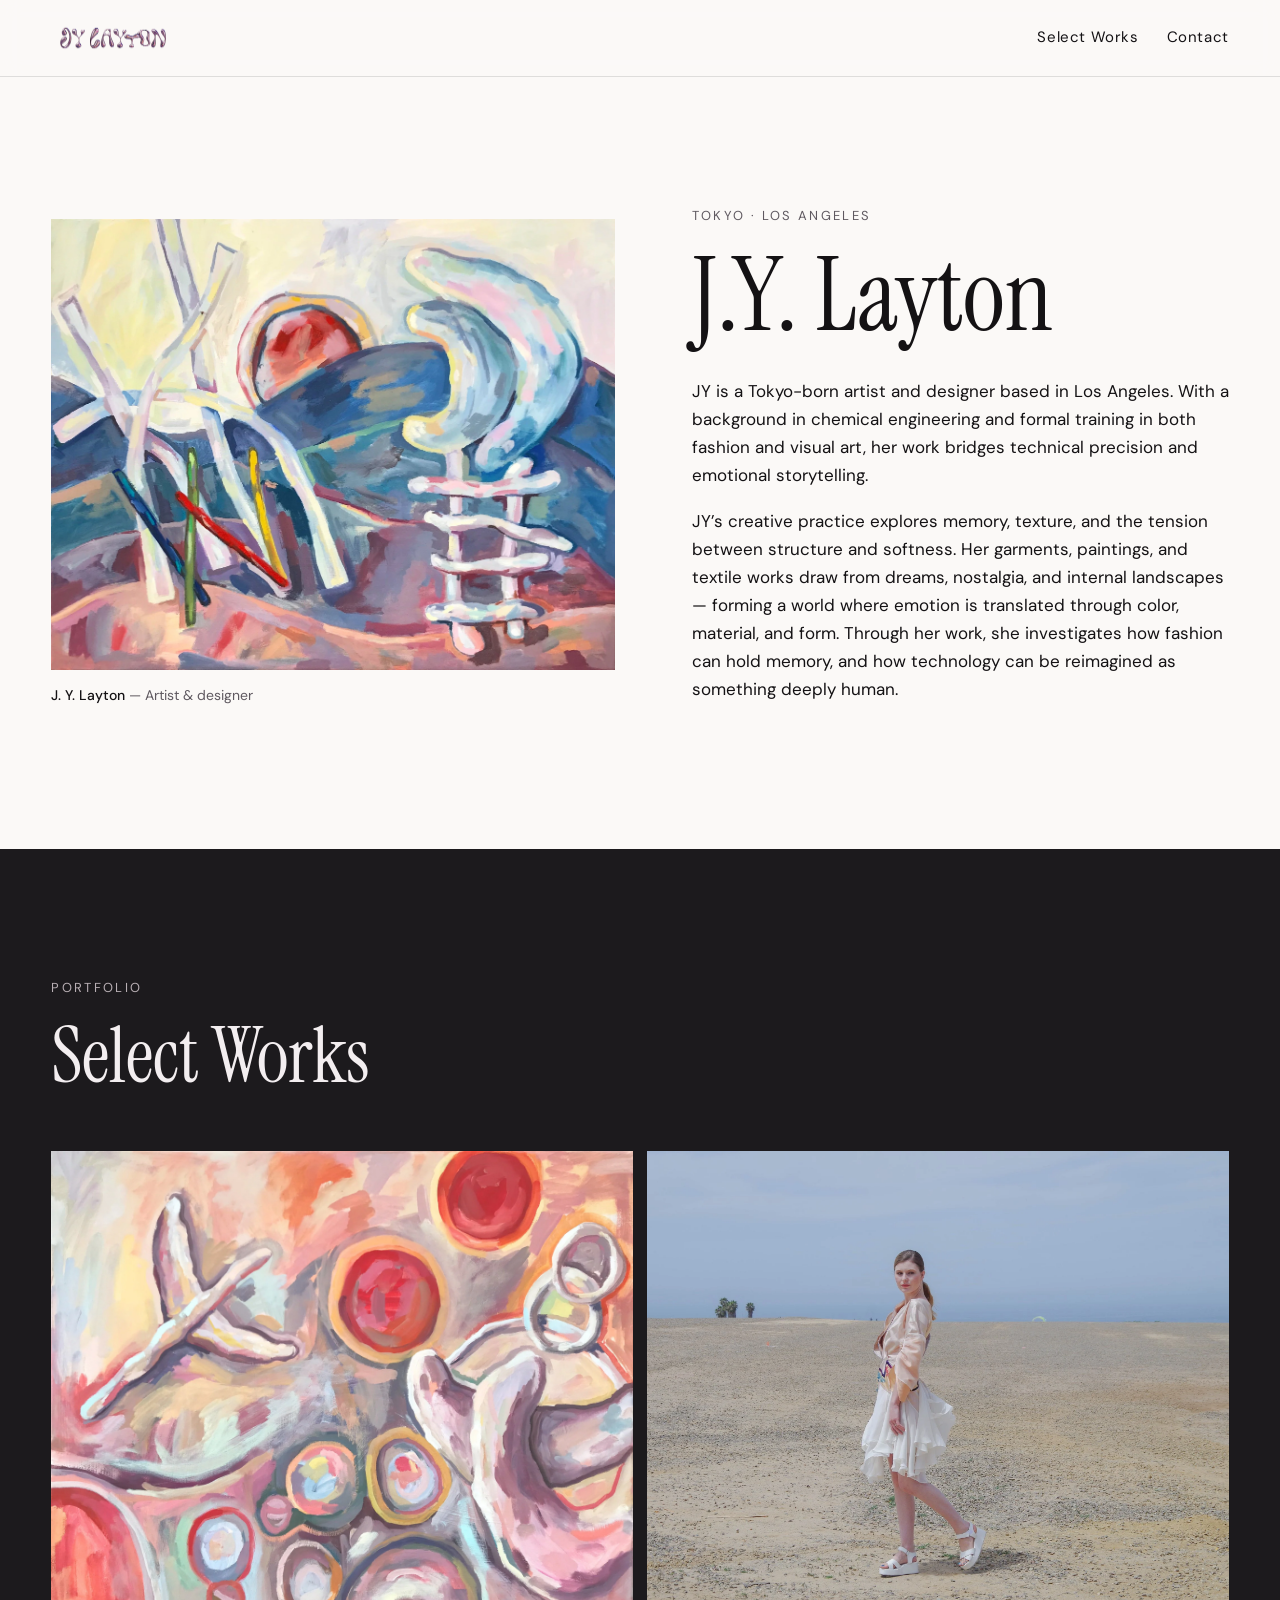
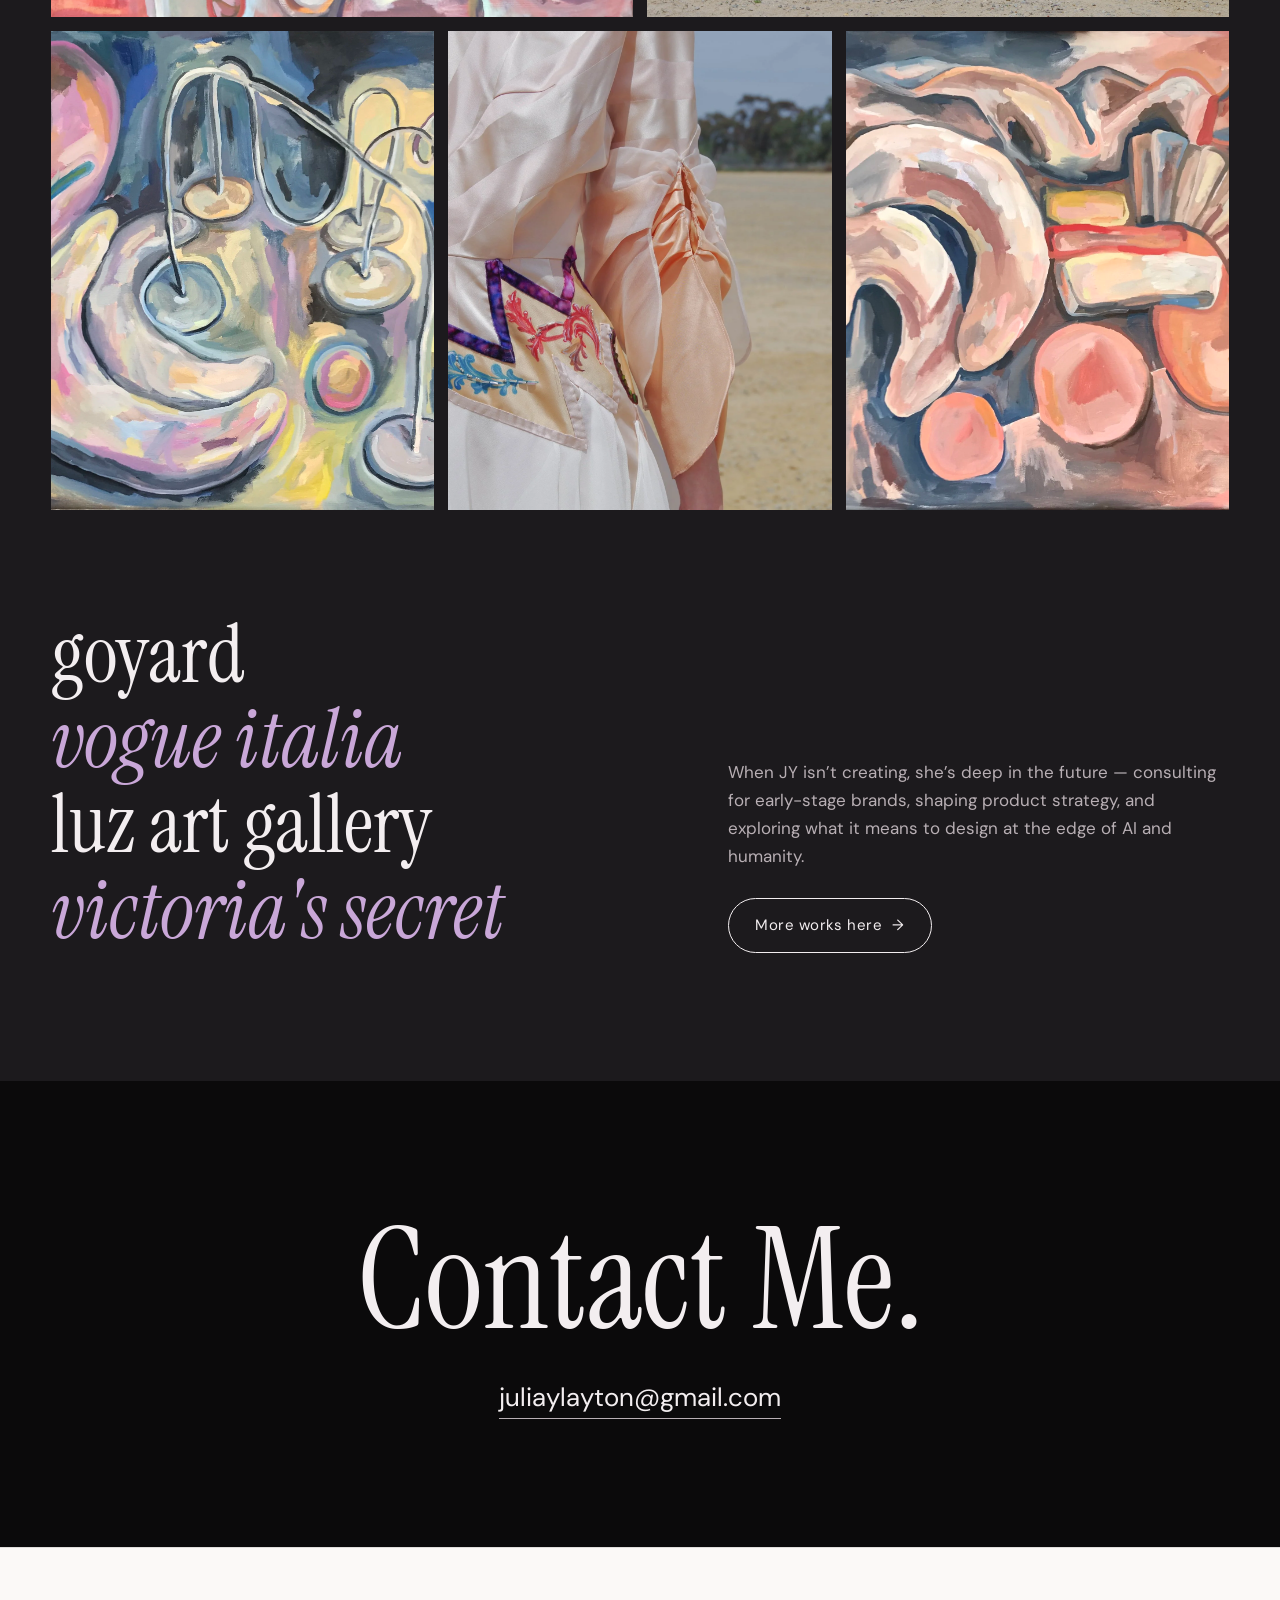
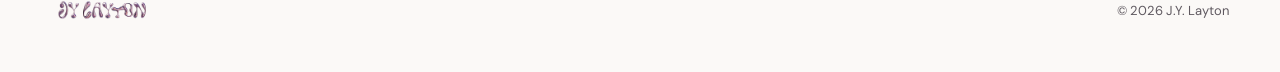
<file: index.html>
<!doctype html>
<html lang="en">
<head>
  <meta charset="utf-8">
  <meta name="viewport" content="width=device-width, initial-scale=1">
  <title>J.Y.LAYTON</title>
  <meta name="description" content="J.Y. Layton is a Tokyo-born artist and designer based in Los Angeles, working across fashion, painting and textiles.">
  <meta property="og:title" content="J.Y.LAYTON">
  <meta property="og:description" content="Tokyo-born artist and designer based in Los Angeles.">
  <meta property="og:image" content="/images/work-1.webp">
  <link rel="icon" href="/favicon.png" type="image/png">
  <link rel="apple-touch-icon" href="/images/apple-touch-icon.png">
  <link rel="preconnect" href="https://fonts.googleapis.com">
  <link rel="preconnect" href="https://fonts.gstatic.com" crossorigin>
  <link href="https://fonts.googleapis.com/css2?family=DM+Sans:opsz,wght@9..40,400;9..40,500&family=Instrument+Serif:ital@0;1&display=swap" rel="stylesheet">
  <link rel="stylesheet" href="/css/style.css">
</head>
<body>
  <a class="skip" href="#main">Skip to content</a>

  <header class="site-header">
    <div class="wrap">
      <a class="logo" href="/" aria-label="J.Y. Layton, home"><img src="/images/logo.webp" alt="J.Y. Layton" width="2000" height="545"></a>
      <nav class="nav" aria-label="Main">
        <a href="/selectworks">Select Works</a>
        <a href="#contact">Contact</a>
      </nav>
    </div>
  </header>

  <main id="main">
    <section class="about">
      <div class="wrap about-grid">
        <figure class="about-figure" style="margin:0">
          <img src="/images/about.webp" alt="Painting by J.Y. Layton titled Understanding" width="2361" height="1890">
          <figcaption><strong>J. Y. Layton</strong> — Artist &amp; designer</figcaption>
        </figure>
        <div>
          <p class="eyebrow">Tokyo · Los Angeles</p>
          <h1>J.Y. Layton</h1>
          <p>JY is a Tokyo-born artist and designer based in Los Angeles. With a background in chemical engineering and formal training in both fashion and visual art, her work bridges technical precision and emotional storytelling.</p>
          <p>JY’s creative practice explores memory, texture, and the tension between structure and softness. Her garments, paintings, and textile works draw from dreams, nostalgia, and internal landscapes — forming a world where emotion is translated through color, material, and form. Through her work, she investigates how fashion can hold memory, and how technology can be reimagined as something deeply human.</p>
        </div>
      </div>
    </section>

    <section class="works">
      <div class="wrap">
        <div class="works-head">
          <div>
            <p class="eyebrow">Portfolio</p>
            <h2><a href="/selectworks">Select Works</a></h2>
          </div>
        </div>

        <div class="mosaic">
          <figure class="m1"><img src="/images/work-1.webp" alt="Painting titled Hope" loading="lazy" width="2500" height="2000"></figure>
          <figure class="m2"><img src="/images/work-2.webp" alt="Model in a white silk dress walking across an open field" loading="lazy" width="2500" height="1656"></figure>
          <figure class="m3"><img src="/images/work-3.webp" alt="Painting titled Play" loading="lazy" width="2394" height="1910"></figure>
          <figure class="m4"><img src="/images/silk-dress.webp" alt="Close-up of a hand-embroidered silk dress" loading="lazy" width="2500" height="1656"></figure>
          <figure class="m5"><img src="/images/work-4.webp" alt="Abstract painting" loading="lazy" width="2500" height="1662"></figure>
        </div>

        <div class="works-foot">
          <ul class="clients" aria-label="Selected collaborations">
            <li>goyard</li>
            <li>vogue italia</li>
            <li>luz art gallery</li>
            <li>victoria's secret</li>
          </ul>
          <div>
            <p>When JY isn’t creating, she’s deep in the future — consulting for early-stage brands, shaping product strategy, and exploring what it means to design at the edge of AI and humanity.</p>
            <a class="btn" href="/selectworks">More works here <span aria-hidden="true">→</span></a>
          </div>
        </div>
      </div>
    </section>

    <section class="contact" id="contact">
      <div class="wrap">
        <h2>Contact Me.</h2>
        <a class="mail" href="mailto:juliaylayton@gmail.com">juliaylayton@gmail.com</a>
      </div>
    </section>
  </main>

  <footer class="site-footer">
    <div class="wrap">
      <a href="/" aria-label="J.Y. Layton, home"><img src="/images/logo.webp" alt="J.Y. Layton" width="2000" height="545"></a>
      <small>© <span id="y">2026</span> J.Y. Layton</small>
    </div>
  </footer>
  <script>document.getElementById('y').textContent = new Date().getFullYear();</script>
</body>
</html>
</file>
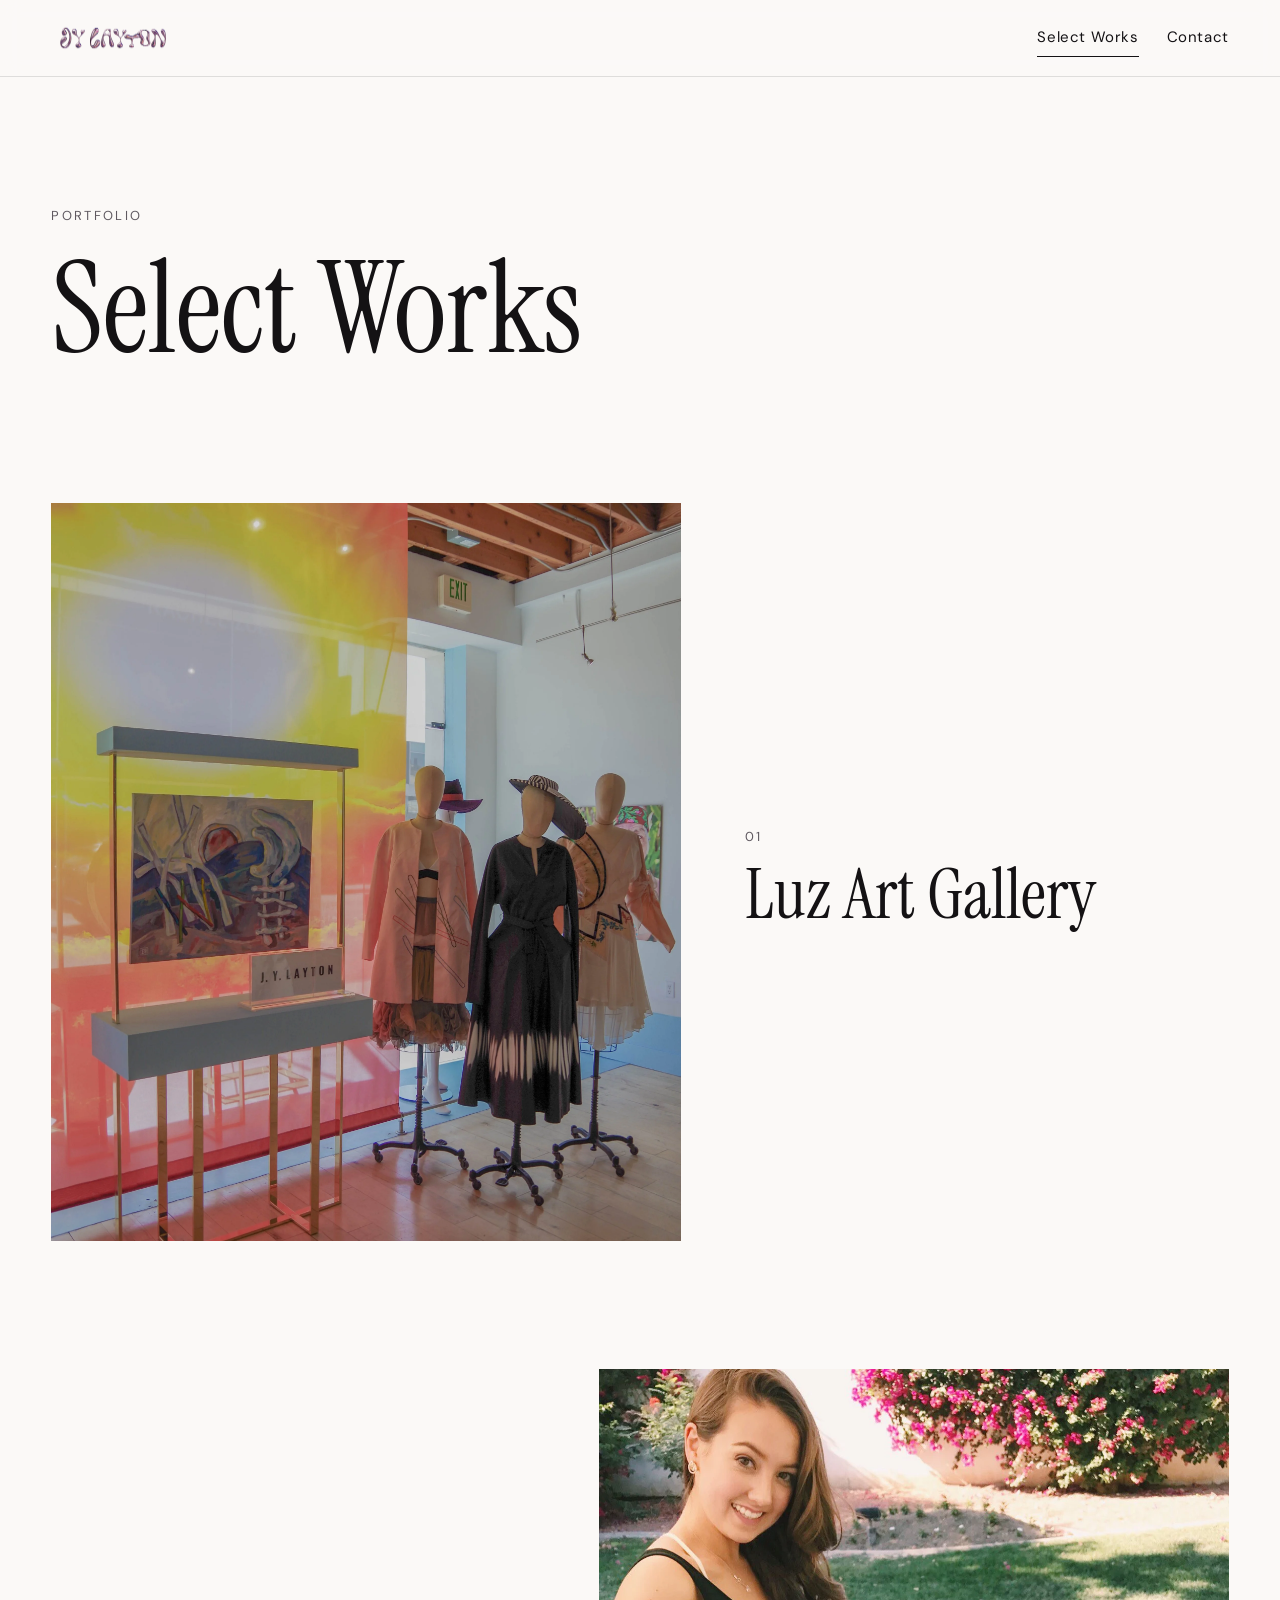
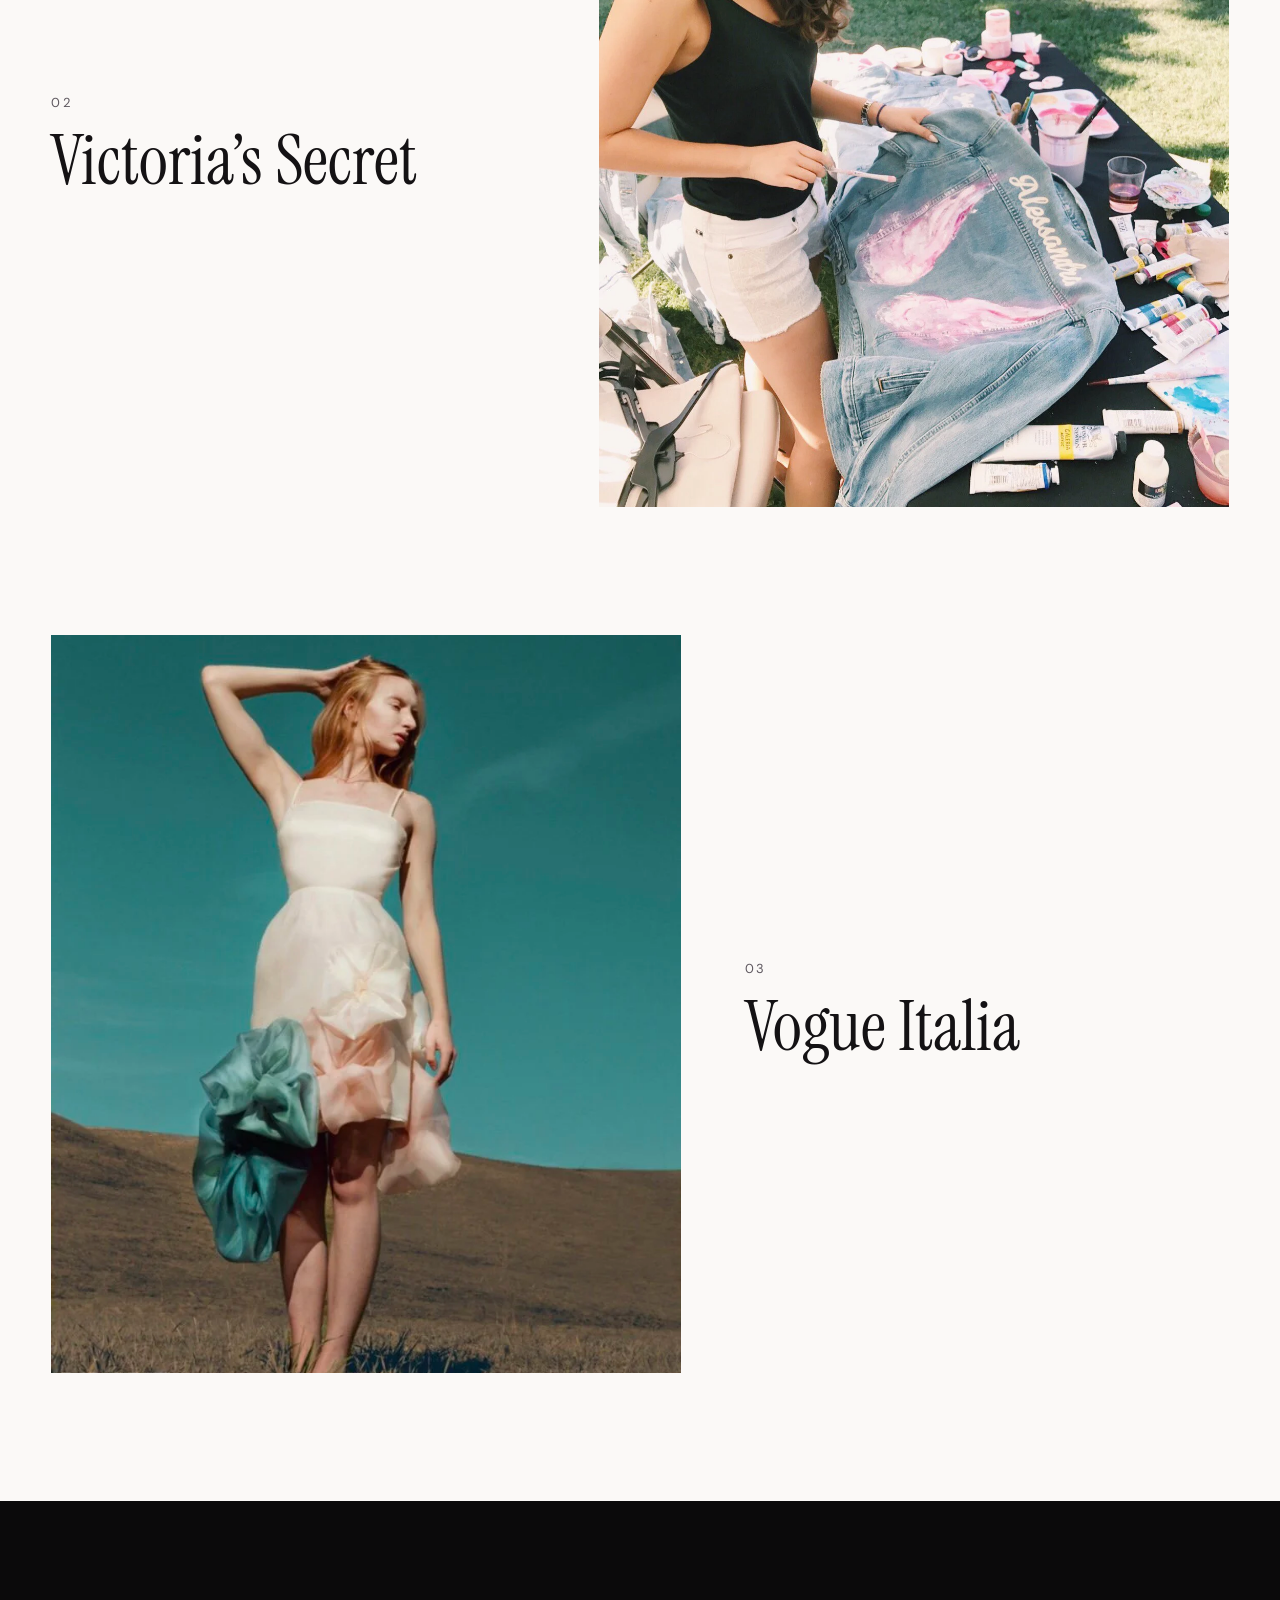
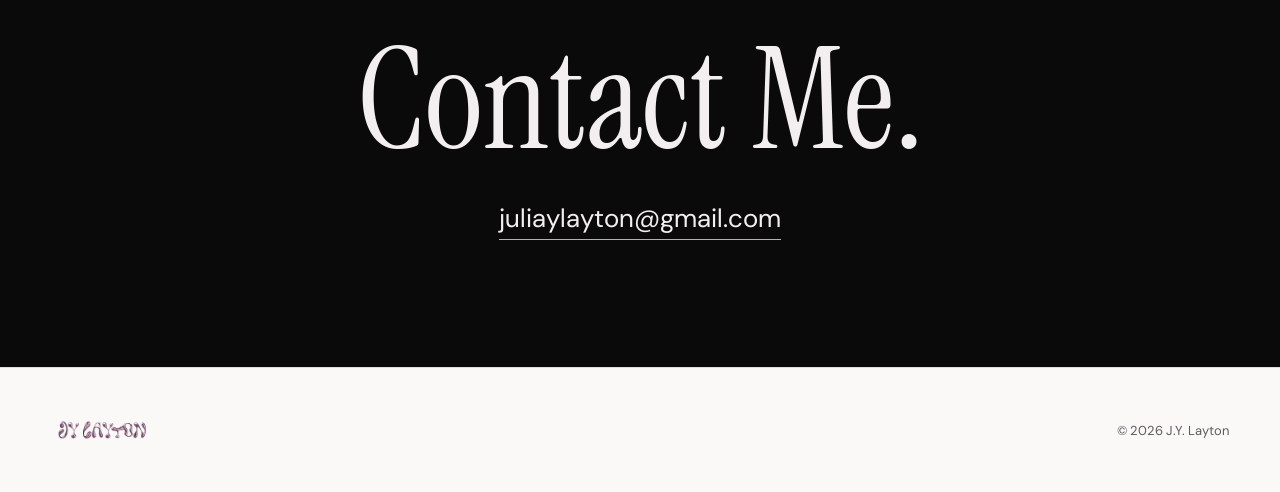
<file: selectworks.html>
<!doctype html>
<html lang="en">
<head>
  <meta charset="utf-8">
  <meta name="viewport" content="width=device-width, initial-scale=1">
  <title>Select Works — J.Y.LAYTON</title>
  <meta name="description" content="Select works by J.Y. Layton: Luz Art Gallery, Victoria’s Secret, Vogue Italia.">
  <meta property="og:title" content="Select Works — J.Y.LAYTON">
  <meta property="og:image" content="/images/luz-art-gallery.webp">
  <link rel="icon" href="/favicon.png" type="image/png">
  <link rel="apple-touch-icon" href="/images/apple-touch-icon.png">
  <link rel="preconnect" href="https://fonts.googleapis.com">
  <link rel="preconnect" href="https://fonts.gstatic.com" crossorigin>
  <link href="https://fonts.googleapis.com/css2?family=DM+Sans:opsz,wght@9..40,400;9..40,500&family=Instrument+Serif:ital@0;1&display=swap" rel="stylesheet">
  <link rel="stylesheet" href="/css/style.css">
</head>
<body>
  <a class="skip" href="#main">Skip to content</a>

  <header class="site-header">
    <div class="wrap">
      <a class="logo" href="/" aria-label="J.Y. Layton, home"><img src="/images/logo.webp" alt="J.Y. Layton" width="2000" height="545"></a>
      <nav class="nav" aria-label="Main">
        <a href="/selectworks" aria-current="page">Select Works</a>
        <a href="/#contact">Contact</a>
      </nav>
    </div>
  </header>

  <main id="main">
    <section class="page-title">
      <div class="wrap">
        <p class="eyebrow">Portfolio</p>
        <h1>Select Works</h1>
      </div>
    </section>

    <section>
      <div class="wrap work-list">
        <article class="work">
          <div class="work-media"><img src="/images/luz-art-gallery.webp" alt="J.Y. Layton paintings and garments installed at Luz Art Gallery" width="2500" height="3775"></div>
          <div>
            <p class="work-num">01</p>
            <h2>Luz Art Gallery</h2>
          </div>
        </article>
        <article class="work">
          <div class="work-media"><img src="/images/victorias-secret.webp" alt="JY hand-painting a denim jacket at a Victoria’s Secret event" loading="lazy" width="1230" height="1546"></div>
          <div>
            <p class="work-num">02</p>
            <h2>Victoria’s Secret</h2>
          </div>
        </article>
        <article class="work">
          <div class="work-media"><img src="/images/vogue-italia.webp" alt="Model in a sculptural tulle dress, featured in Vogue Italia" loading="lazy" width="749" height="964"></div>
          <div>
            <p class="work-num">03</p>
            <h2>Vogue Italia</h2>
          </div>
        </article>
      </div>
    </section>

    <section class="contact" id="contact">
      <div class="wrap">
        <h2>Contact Me.</h2>
        <a class="mail" href="mailto:juliaylayton@gmail.com">juliaylayton@gmail.com</a>
      </div>
    </section>
  </main>

  <footer class="site-footer">
    <div class="wrap">
      <a href="/" aria-label="J.Y. Layton, home"><img src="/images/logo.webp" alt="J.Y. Layton" width="2000" height="545"></a>
      <small>© <span id="y">2026</span> J.Y. Layton</small>
    </div>
  </footer>
  <script>document.getElementById('y').textContent = new Date().getFullYear();</script>
</body>
</html>
</file>
<file: css/style.css>
:root {
  --paper: #fbf9f7;
  --ink: #141214;
  --muted: #5f5960;
  --dark: #1c1a1d;
  --black: #0b0a0b;
  --on-dark: #f3eef0;
  --on-dark-muted: #b8afb4;
  --accent: #c9a7d8;
  --line: rgba(20, 18, 20, 0.12);
  --serif: "Instrument Serif", "Times New Roman", serif;
  --sans: "DM Sans", system-ui, -apple-system, sans-serif;
  --gutter: clamp(16px, 4vw, 56px);
  --max: 1320px;
}

* { box-sizing: border-box; }
html { scroll-behavior: smooth; }
body {
  margin: 0;
  background: var(--paper);
  color: var(--ink);
  font-family: var(--sans);
  font-size: 17px;
  line-height: 1.65;
  -webkit-font-smoothing: antialiased;
}
img { display: block; max-width: 100%; height: auto; }
a { color: inherit; }

.skip {
  position: absolute; left: -9999px; top: 0;
  background: var(--ink); color: var(--paper); padding: 8px 14px; z-index: 100;
}
.skip:focus { left: 8px; top: 8px; }

.wrap { max-width: var(--max); margin: 0 auto; padding: 0 var(--gutter); }

/* Header */
.site-header {
  position: sticky; top: 0; z-index: 50;
  background: rgba(251, 249, 247, 0.88);
  backdrop-filter: blur(10px);
  -webkit-backdrop-filter: blur(10px);
  border-bottom: 1px solid var(--line);
}
.site-header .wrap {
  display: flex; align-items: center; justify-content: space-between;
  height: 76px;
}
.logo img { height: 34px; width: auto; }
.nav { display: flex; gap: 28px; }
.nav a {
  text-decoration: none; font-size: 15px; letter-spacing: 0.04em;
  padding: 6px 0; border-bottom: 1px solid transparent;
  transition: border-color .2s;
}
.nav a:hover, .nav a[aria-current="page"] { border-color: currentColor; }

/* Shared */
section { padding: clamp(64px, 10vw, 140px) 0; }
.eyebrow {
  font-size: 13px; letter-spacing: 0.18em; text-transform: uppercase;
  color: var(--muted); margin: 0 0 18px;
}
h1, h2, h3 { font-family: var(--serif); font-weight: 400; line-height: 1.02; margin: 0; }

.btn {
  display: inline-flex; align-items: center; gap: 10px;
  padding: 14px 26px; border: 1px solid currentColor; border-radius: 999px;
  text-decoration: none; font-size: 15px; letter-spacing: 0.03em;
  transition: background .2s, color .2s;
}
.btn:hover { background: var(--on-dark); color: var(--dark); }

/* About */
.about-grid {
  display: grid; grid-template-columns: 1.05fr 1fr;
  gap: clamp(32px, 6vw, 96px); align-items: center;
}
.about-figure img { width: 100%; }
.about-figure figcaption { margin-top: 14px; font-size: 14px; color: var(--muted); }
.about-figure figcaption strong { color: var(--ink); font-weight: 500; }
.about h1 { font-size: clamp(52px, 8vw, 112px); margin-bottom: 28px; }
.about p { margin: 0 0 18px; max-width: 34em; }

/* Works (dark) */
.works { background: var(--dark); color: var(--on-dark); }
.works .eyebrow { color: var(--on-dark-muted); }
.works-head {
  display: flex; justify-content: space-between; align-items: end;
  gap: 24px; margin-bottom: clamp(32px, 5vw, 56px);
}
.works-head h2 { font-size: clamp(44px, 6vw, 84px); }
.works-head h2 a { text-decoration: none; }
.works-head h2 a:hover { font-style: italic; }

.mosaic {
  display: grid; gap: 14px;
  grid-template-columns: repeat(6, 1fr);
}
.mosaic figure { margin: 0; overflow: hidden; background: #2a272b; }
.mosaic img { width: 100%; height: 100%; object-fit: cover; transition: transform .8s ease; }
.mosaic figure:hover img { transform: scale(1.03); }
.mosaic .m1 { grid-column: span 3; aspect-ratio: 5 / 4; }
.mosaic .m2 { grid-column: span 3; aspect-ratio: 5 / 4; }
.mosaic .m3 { grid-column: span 2; aspect-ratio: 4 / 5; }
.mosaic .m4 { grid-column: span 2; aspect-ratio: 4 / 5; }
.mosaic .m5 { grid-column: span 2; aspect-ratio: 4 / 5; }

.works-foot {
  display: grid; grid-template-columns: 1.2fr 1fr;
  gap: clamp(32px, 6vw, 96px); margin-top: clamp(56px, 8vw, 112px); align-items: end;
}
.clients { list-style: none; margin: 0; padding: 0; }
.clients li {
  font-family: var(--serif); font-size: clamp(40px, 6.4vw, 92px);
  line-height: 1.04; text-transform: lowercase;
}
.clients li:nth-child(even) { font-style: italic; color: var(--accent); }
.works-foot p { color: var(--on-dark-muted); margin: 0 0 28px; max-width: 30em; }

/* Contact (black) */
.contact { background: var(--black); color: var(--on-dark); text-align: center; }
.contact h2 { font-size: clamp(56px, 11vw, 160px); margin-bottom: 24px; }
.contact a.mail {
  font-size: clamp(18px, 2.4vw, 26px); text-decoration: none;
  border-bottom: 1px solid var(--on-dark-muted); padding-bottom: 4px;
  word-break: break-all;
}
.contact a.mail:hover { color: var(--accent); border-color: var(--accent); }

/* Footer */
.site-footer { padding: 48px 0; border-top: 1px solid var(--line); }
.site-footer .wrap {
  display: flex; justify-content: space-between; align-items: center; gap: 20px; flex-wrap: wrap;
}
.site-footer img { height: 28px; width: auto; }
.site-footer small { color: var(--muted); font-size: 13px; }

/* Select Works page */
.page-title { padding-bottom: 0; }
.page-title h1 { font-size: clamp(56px, 10vw, 150px); }
.work-list { display: grid; gap: clamp(72px, 10vw, 140px); }
.work {
  display: grid; grid-template-columns: 1.3fr 1fr;
  gap: clamp(28px, 5vw, 80px); align-items: center;
}
.work:nth-child(even) { grid-template-columns: 1fr 1.3fr; }
.work:nth-child(even) .work-media { order: 2; }
.work-media img { width: 100%; max-height: 82vh; object-fit: cover; }
.work-num { font-size: 13px; letter-spacing: .18em; color: var(--muted); margin-bottom: 12px; }
.work h2 { font-size: clamp(40px, 5.5vw, 76px); }

@media (max-width: 820px) {
  body { font-size: 16px; }
  .site-header .wrap { height: 64px; }
  .logo img { height: 26px; }
  .about-grid, .works-foot, .work, .work:nth-child(even) { grid-template-columns: 1fr; }
  .work:nth-child(even) .work-media { order: 0; }
  .works-head { flex-direction: column; align-items: start; }
  .mosaic { grid-template-columns: 1fr 1fr; gap: 10px; }
  .mosaic .m1 { grid-column: span 2; }
  .mosaic .m2, .mosaic .m3, .mosaic .m4, .mosaic .m5 { grid-column: span 1; aspect-ratio: 4 / 5; }
  .mosaic .m2 { grid-column: span 2; aspect-ratio: 5 / 4; }
}

@media (prefers-reduced-motion: reduce) {
  html { scroll-behavior: auto; }
  .mosaic img { transition: none; }
}
</file>
